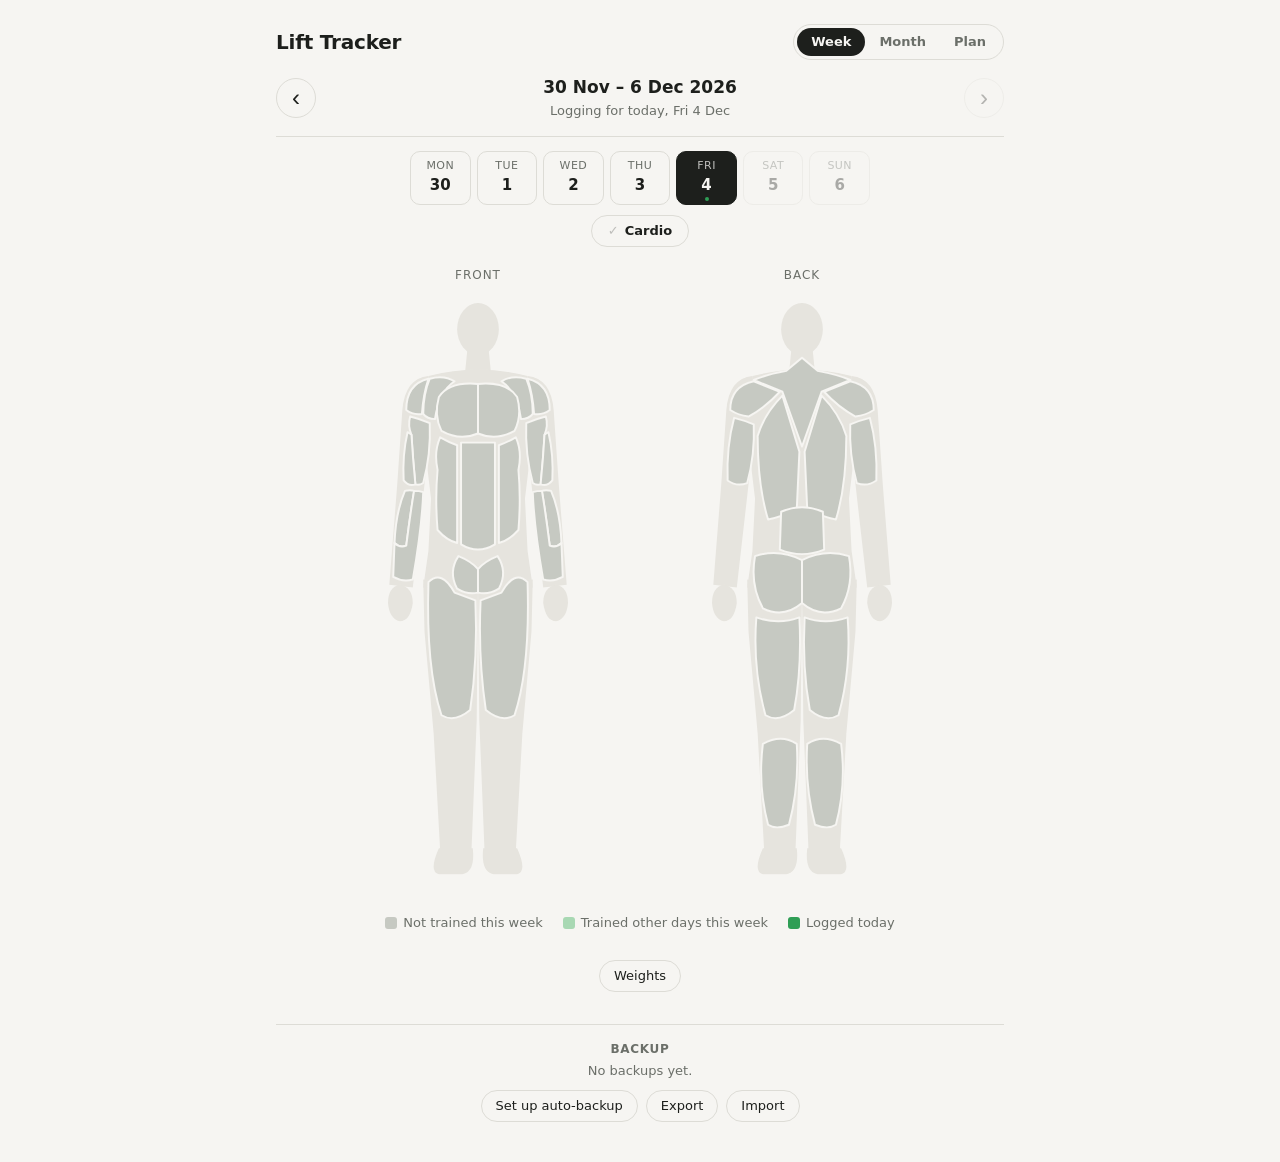
<file: index.html>
<!doctype html>
<html lang="en-AU">
<head>
  <meta charset="utf-8">
  <meta name="viewport" content="width=device-width, initial-scale=1">
  <title>Lift Tracker</title>
  <link rel="stylesheet" href="styles.css">
</head>
<body>
  <!-- Shared hatch for "0 days" in the month view (both figures reference it). -->
  <svg class="defs" width="0" height="0" aria-hidden="true" focusable="false">
    <defs>
      <pattern id="hatch" patternUnits="userSpaceOnUse" width="6" height="6" patternTransform="rotate(45)">
        <rect class="hatch-bg" width="6" height="6"/>
        <line class="hatch-line" x1="0" y1="0" x2="0" y2="6"/>
      </pattern>
      <!-- Red dots for planned muscles; transparent between dots so the colour underneath shows. -->
      <pattern id="plan-dots" patternUnits="userSpaceOnUse" width="8" height="8">
        <circle class="plan-dot" cx="2" cy="2" r="1.15"/>
        <circle class="plan-dot" cx="6" cy="6" r="1.15"/>
      </pattern>
    </defs>
  </svg>

  <main class="app" id="app">
    <header class="topbar">
      <h1>Lift Tracker</h1>
      <div class="mode-toggle" role="group" aria-label="View">
        <button id="mode-week" type="button" aria-pressed="true">Week</button>
        <button id="mode-month" type="button" aria-pressed="false">Month</button>
        <button id="mode-plan" type="button" aria-pressed="false">Plan</button>
      </div>
    </header>

    <nav class="week-nav" aria-label="Period">
      <button id="prev-week" class="nav-btn" type="button" aria-label="Previous week">&#8249;</button>
      <div class="week-info">
        <div id="week-label" class="week-label" aria-live="polite"></div>
        <div id="week-sub" class="week-sub"></div>
      </div>
      <button id="next-week" class="nav-btn" type="button" aria-label="Next week">&#8250;</button>
    </nav>

    <div id="day-strip" class="day-strip" role="group" aria-label="Day to log"></div>

    <div class="cardio-row" id="cardio-row">
      <button id="cardio-btn" class="cardio-btn" type="button" aria-pressed="false">
        <span class="cardio-check" aria-hidden="true">&#10003;</span> Cardio
      </button>
    </div>

    <section class="stage" id="stage">
      <figure class="figure" id="figure-front">
        <figcaption>Front</figcaption>
      </figure>
      <figure class="figure" id="figure-back">
        <figcaption>Back</figcaption>
      </figure>
      <div id="muscle-label" class="muscle-label" hidden>
        <span id="muscle-label-name" role="status"></span>
        <span id="muscle-weight" class="muscle-weight" hidden>
          <input id="weight-input" type="text" inputmode="decimal" autocomplete="off" placeholder="&ndash;" aria-label="Weight in kg">
          <span class="kg" aria-hidden="true">kg</span>
        </span>
      </div>
    </section>

    <ul class="legend" id="legend-week">
      <li><span class="swatch swatch-none"></span>Not trained this week</li>
      <li><span class="swatch swatch-week"></span>Trained other days this week</li>
      <li><span class="swatch swatch-day"></span><span id="legend-day">Logged today</span></li>
      <li id="legend-week-plan" hidden><span class="swatch swatch-plan"></span><span id="legend-week-plan-text">Planned</span></li>
    </ul>

    <ul class="legend" id="legend-plan" hidden>
      <li><span class="swatch swatch-plan"></span><span id="legend-plan-text">Planned</span></li>
    </ul>

    <div class="legend-month" id="legend-month" hidden>
      <div class="legend-title">Days trained in these 30 days</div>
      <ul class="legend">
        <li><span class="swatch swatch-band0"></span>0</li>
        <li><span class="swatch swatch-band1"></span>1</li>
        <li><span class="swatch swatch-band2"></span>2&ndash;3</li>
        <li><span class="swatch swatch-band3"></span>4&ndash;5</li>
        <li><span class="swatch swatch-band4"></span>6&ndash;8</li>
        <li><span class="swatch swatch-band5"></span>9+</li>
      </ul>
    </div>

    <div class="weights-row">
      <button id="weights-open" class="pill-btn" type="button" aria-haspopup="dialog">Weights</button>
    </div>

    <dialog id="weights-dialog" class="weights-dialog" aria-labelledby="weights-title">
      <div class="wd-head">
        <h2 id="weights-title">Weights</h2>
        <button id="weights-close" class="wd-close" type="button" aria-label="Close">&times;</button>
      </div>
      <p class="wd-sub">Latest weight for each muscle, and when it last went up.</p>
      <table class="wd-table">
        <caption class="sr-only">Latest weight and last increase for each muscle group</caption>
        <thead>
          <tr>
            <th scope="col">Muscle</th>
            <th scope="col" class="num">Latest</th>
            <th scope="col">Last bump</th>
          </tr>
        </thead>
        <tbody id="weights-rows"></tbody>
      </table>
      <div class="wd-legend-title">Days since last bump</div>
      <ul class="legend wd-legend">
        <li><span class="band-dot band-green"></span>0&ndash;14 days</li>
        <li><span class="band-dot band-amber"></span>15&ndash;27 days</li>
        <li><span class="band-dot band-red"></span>28+ days</li>
      </ul>
      <p class="wd-note">&uarr; = last time it beat its previous best. &ldquo;since&rdquo; = only one weight logged so far.</p>
    </dialog>

    <section class="backup" id="backup" aria-labelledby="backup-title">
      <h2 id="backup-title">Backup</h2>
      <p id="backup-status" class="backup-status" aria-live="polite"></p>
      <div class="backup-actions">
        <button id="backup-auto" class="pill-btn" type="button" hidden>Set up auto-backup</button>
        <button id="backup-export" class="pill-btn" type="button">Export</button>
        <button id="backup-import" class="pill-btn" type="button">Import</button>
        <input id="backup-file" type="file" accept=".json,application/json" hidden>
      </div>
    </section>
  </main>

  <script src="js/muscles.js"></script>
  <script src="js/dates.js"></script>
  <script src="js/stats.js"></script>
  <script src="js/migrate.js"></script>
  <script src="js/plans.js"></script>
  <script src="js/weights.js"></script>
  <script src="js/backup.js"></script>
  <script src="js/store.js"></script>
  <script src="js/figure.js"></script>
  <script src="js/app.js"></script>
  <script src="js/backup-ui.js"></script>
  <script src="js/weights-ui.js"></script>
</body>
</html>
</file>
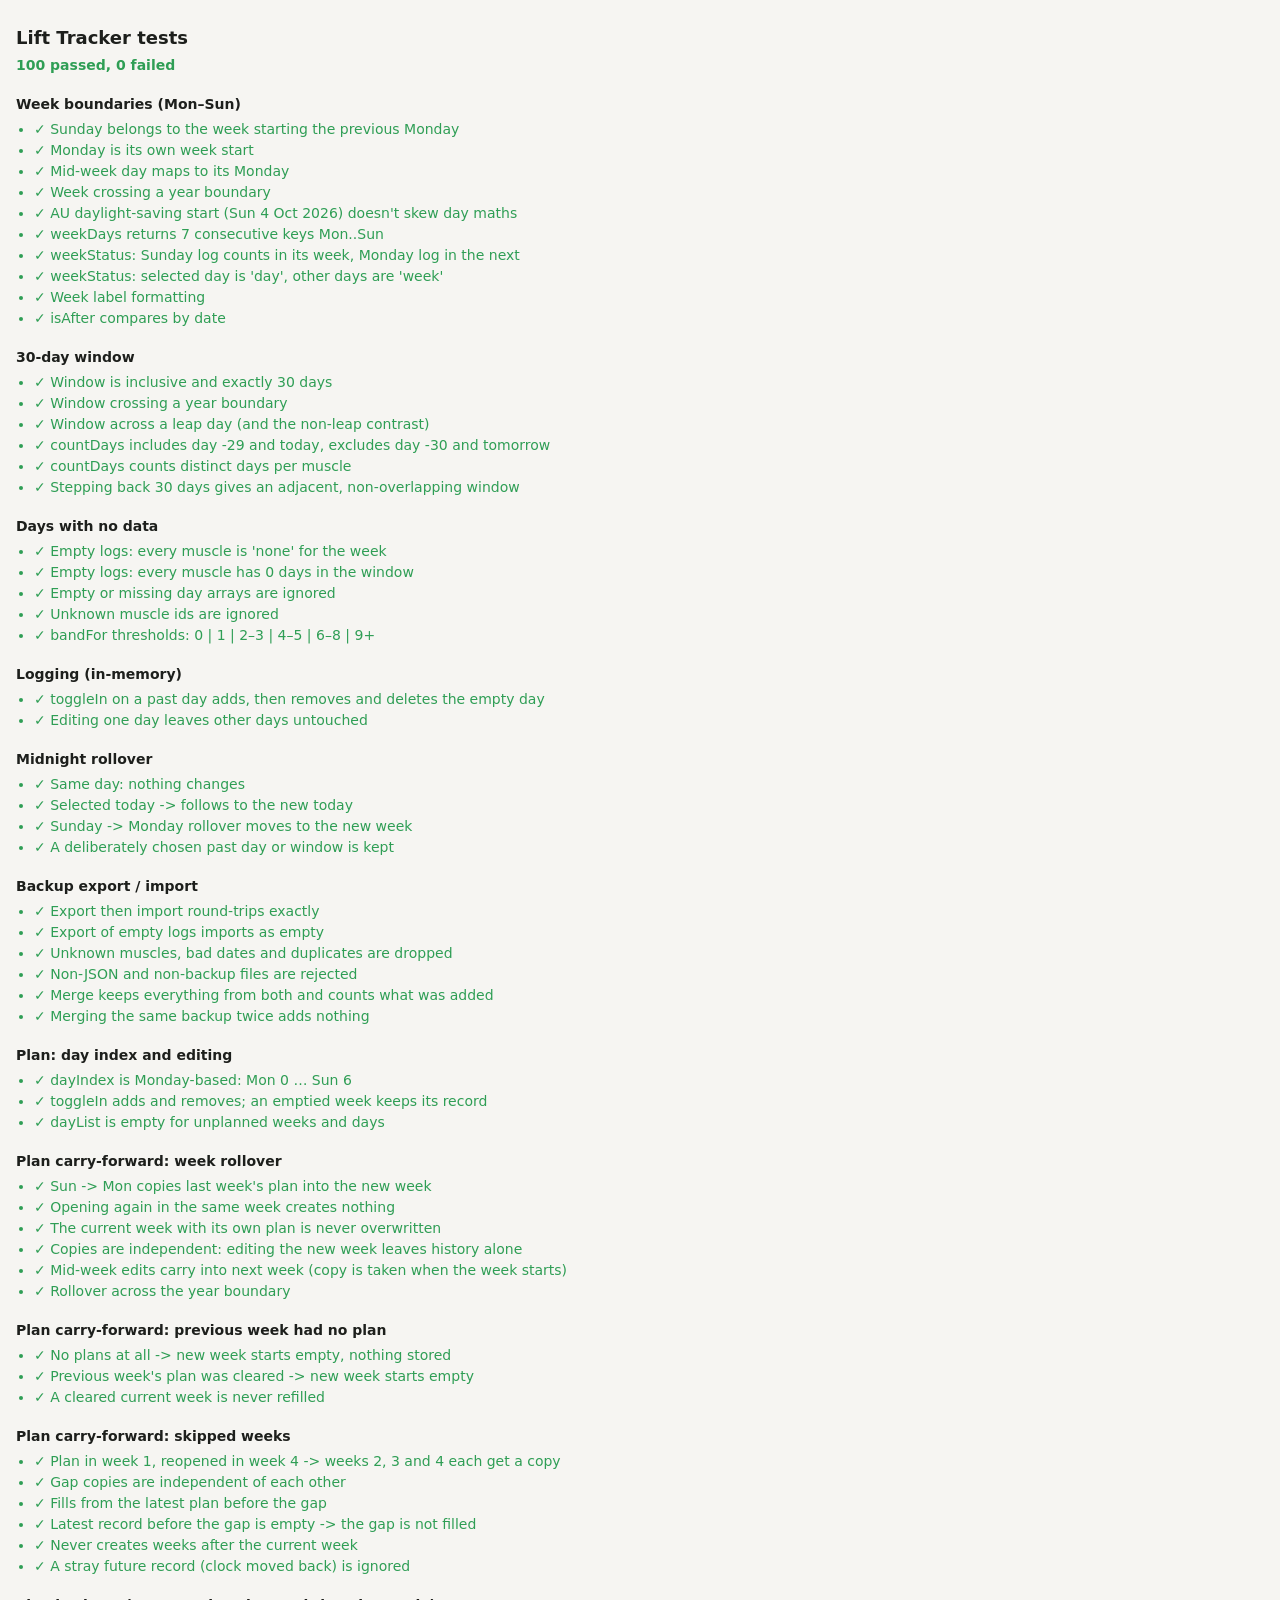
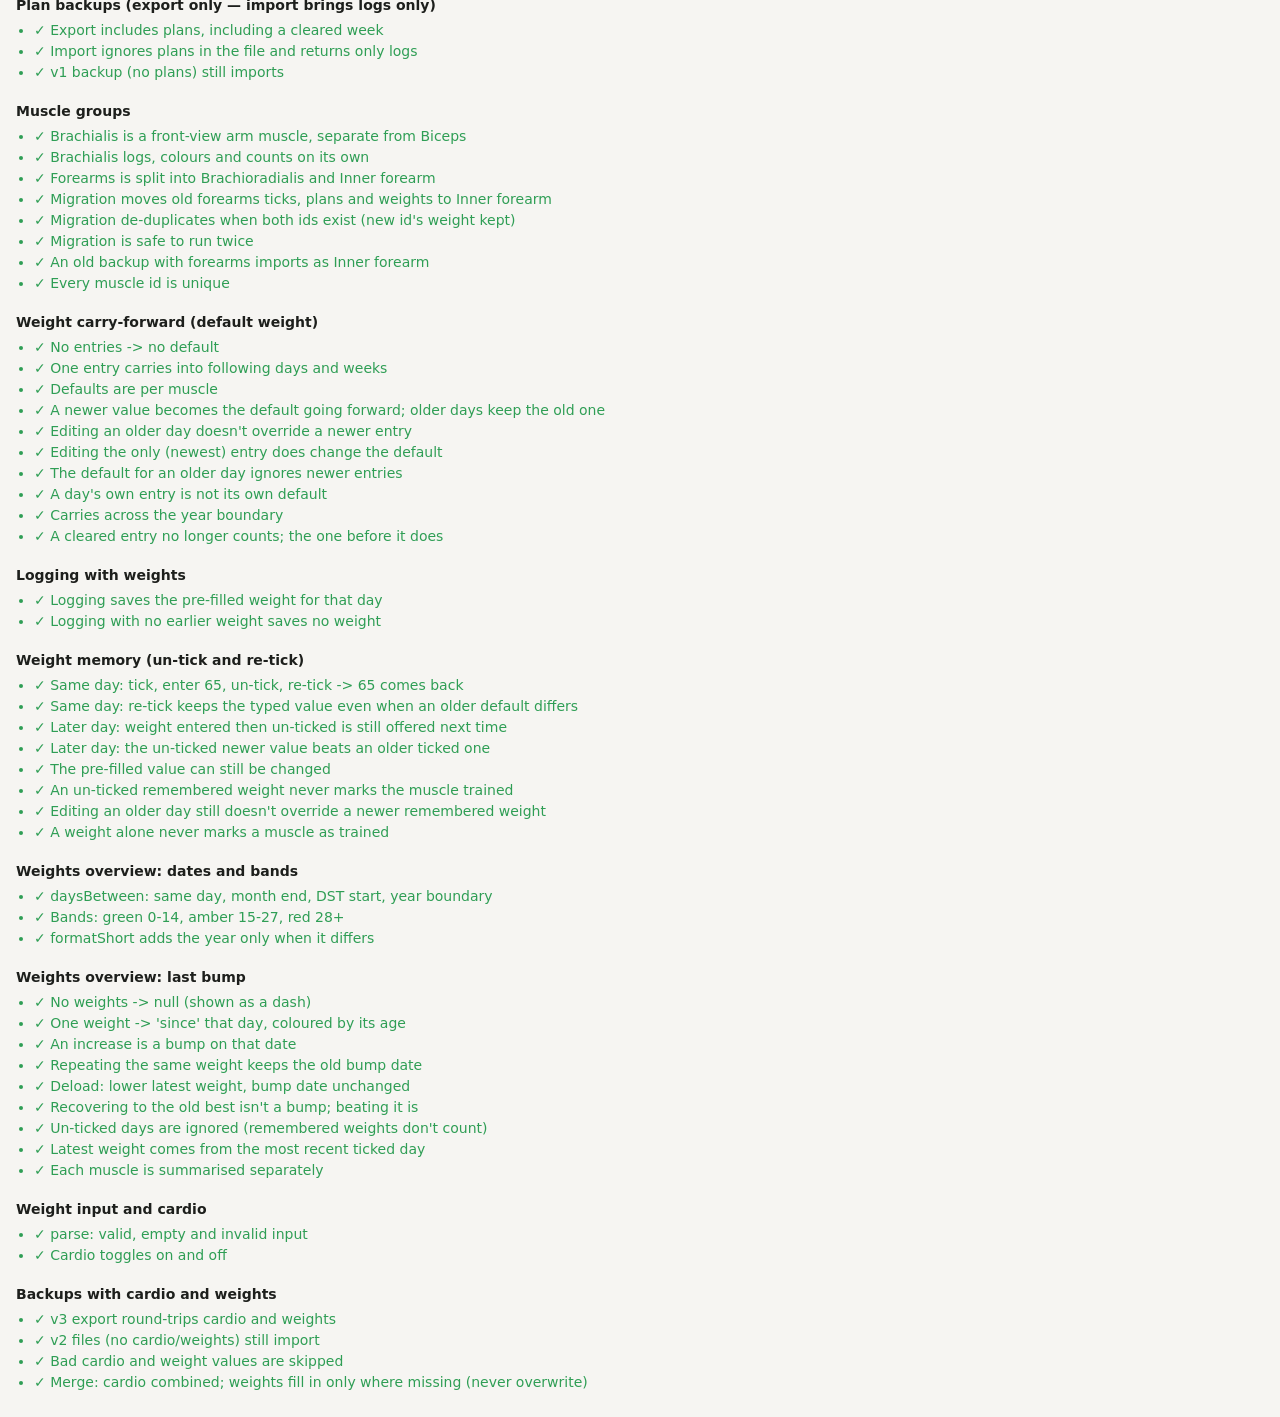
<file: tests/index.html>
<!doctype html>
<html lang="en-AU">
<head>
  <meta charset="utf-8">
  <meta name="viewport" content="width=device-width, initial-scale=1">
  <title>Lift Tracker Tests</title>
  <style>
    :root { --bg: #f6f5f2; --ink: #1d1f1c; --pass: #2f9e55; --fail: #c62828; color-scheme: light; }
    @media (prefers-color-scheme: dark) {
      :root { --bg: #161816; --ink: #e8eae6; --pass: #4fc777; --fail: #ff6b6b; color-scheme: dark; }
    }
    body { background: var(--bg); color: var(--ink); font: 14px/1.5 system-ui, sans-serif; margin: 0; padding: 24px 16px; }
    h1 { font-size: 18px; margin: 0 0 4px; }
    #summary { font-weight: 700; margin-bottom: 16px; }
    .pass { color: var(--pass); }
    .fail { color: var(--fail); }
    h2 { font-size: 14px; margin: 18px 0 4px; }
    ul { margin: 0; padding-left: 18px; }
    pre { margin: 2px 0 6px; white-space: pre-wrap; }
  </style>
</head>
<body>
  <h1>Lift Tracker tests</h1>
  <div id="summary"></div>
  <div id="results"></div>

  <script src="../js/muscles.js"></script>
  <script src="../js/dates.js"></script>
  <script src="../js/stats.js"></script>
  <script src="../js/migrate.js"></script>
  <script src="../js/plans.js"></script>
  <script src="../js/weights.js"></script>
  <script src="../js/backup.js"></script>
  <script src="tests.js"></script>
</body>
</html>
</file>
<file: styles.css>
:root {
  --bg: #f6f5f2;
  --ink: #1d1f1c;
  --muted: #6b6f69;
  --line: #dddcd6;
  --body: #e6e4de;
  --none: #c6c9c2;
  --week: #a8d8b3;
  --today: #2f9e55;
  --active-stroke: #1d1f1c;
  --label-bg: #1d1f1c;
  --label-ink: #ffffff;
  /* Month bands (1, 2–3, 4–5, 6–8, 9+): one green, light → dark = more days.
     Dark mode flips (dark → light). Validated as an ordinal ramp against --bg
     with the dataviz palette checker. 0 days uses the hatch, not a band. */
  --band1: #6bbf7f;
  --band2: #40a35c;
  --band3: #1c8742;
  --band4: #0f6a31;
  --band5: #0b4d23;
  --plan: #d62828;
  --amber: #c98a00;
  color-scheme: light;
}

@media (prefers-color-scheme: dark) {
  :root:not([data-theme="light"]) {
    --bg: #161816;
    --ink: #e8eae6;
    --muted: #9aa097;
    --line: #2e322e;
    --body: #2a2e2a;
    --none: #474c46;
    --week: #2f6040;
    --today: #4fc777;
    --active-stroke: #e8eae6;
    --label-bg: #e8eae6;
    --label-ink: #161816;
    --band1: #266739;
    --band2: #2d8949;
    --band3: #3eab5e;
    --band4: #61cb7c;
    --band5: #96e7a7;
    --plan: #ff6b6b;
    --amber: #e3a72f;
    color-scheme: dark;
  }
}

:root[data-theme="dark"] {
  --bg: #161816;
  --ink: #e8eae6;
  --muted: #9aa097;
  --line: #2e322e;
  --body: #2a2e2a;
  --none: #474c46;
  --week: #2f6040;
  --today: #4fc777;
  --active-stroke: #e8eae6;
  --label-bg: #e8eae6;
  --label-ink: #161816;
  --band1: #266739;
  --band2: #2d8949;
  --band3: #3eab5e;
  --band4: #61cb7c;
  --band5: #96e7a7;
  --plan: #ff6b6b;
  --amber: #e3a72f;
  color-scheme: dark;
}

* { box-sizing: border-box; }

[hidden] { display: none !important; }

.defs { position: absolute; width: 0; height: 0; overflow: hidden; }

html, body { margin: 0; }

body {
  background: var(--bg);
  color: var(--ink);
  font: 15px/1.4 system-ui, -apple-system, "Segoe UI", Roboto, sans-serif;
  -webkit-tap-highlight-color: transparent;
}

.app {
  max-width: 760px;
  margin: 0 auto;
  padding: 24px 16px 40px;
}

.topbar {
  display: flex;
  align-items: center;
  justify-content: space-between;
  gap: 12px;
  margin-bottom: 16px;
}

.topbar h1 {
  margin: 0;
  font-size: 20px;
  font-weight: 650;
  letter-spacing: -0.01em;
}

/* Week | Month toggle */

.mode-toggle {
  display: inline-flex;
  padding: 3px;
  border: 1px solid var(--line);
  border-radius: 999px;
}

.mode-toggle button {
  padding: 5px 14px;
  border: 0;
  border-radius: 999px;
  background: transparent;
  color: var(--muted);
  font: inherit;
  font-size: 13px;
  font-weight: 600;
  cursor: pointer;
}

.mode-toggle button[aria-pressed="true"] { background: var(--ink); color: var(--bg); }
.mode-toggle button:focus-visible { outline: 2px solid var(--today); outline-offset: 2px; }

/* Week navigation */

.week-nav {
  display: flex;
  align-items: center;
  gap: 12px;
  padding-bottom: 16px;
  border-bottom: 1px solid var(--line);
}

.week-info { flex: 1; text-align: center; }

.week-label { font-size: 17px; font-weight: 600; }

.week-sub { color: var(--muted); font-size: 13px; margin-top: 2px; }

.nav-btn {
  width: 40px;
  height: 40px;
  border: 1px solid var(--line);
  border-radius: 50%;
  background: transparent;
  color: var(--ink);
  font-size: 24px;
  line-height: 1;
  cursor: pointer;
}

.nav-btn:hover:not(:disabled) { background: var(--line); }
.nav-btn:disabled { opacity: 0.3; cursor: default; }
.nav-btn:focus-visible { outline: 2px solid var(--today); outline-offset: 2px; }

/* Day strip */

.day-strip {
  display: grid;
  grid-template-columns: repeat(7, minmax(0, 1fr));
  gap: 6px;
  max-width: 460px;
  margin: 14px auto 0;
}

.day-chip {
  position: relative;
  display: flex;
  flex-direction: column;
  align-items: center;
  gap: 1px;
  padding: 6px 0 8px;
  border: 1px solid var(--line);
  border-radius: 10px;
  background: transparent;
  color: var(--ink);
  font: inherit;
  cursor: pointer;
}

.day-chip .dow { font-size: 11px; color: var(--muted); text-transform: uppercase; letter-spacing: 0.04em; }
.day-chip .date { font-size: 15px; font-weight: 600; }

.day-chip:hover:not(:disabled) { background: var(--line); }
.day-chip:focus-visible { outline: 2px solid var(--today); outline-offset: 2px; }
.day-chip:disabled { opacity: 0.35; cursor: default; }

.day-chip[aria-pressed="true"] { background: var(--ink); border-color: var(--ink); color: var(--bg); }
.day-chip[aria-pressed="true"] .dow { color: var(--bg); opacity: 0.75; }

.day-chip.is-today::after {
  content: "";
  position: absolute;
  bottom: 3px;
  width: 4px;
  height: 4px;
  border-radius: 50%;
  background: var(--today);
}

/* Week view: tick on days with cardio (top-left; never shown with the plan
   marker, which is Plan tab only). */
.day-chip.has-cardio::before {
  content: "\2713";
  position: absolute;
  top: 2px;
  left: 5px;
  font-size: 10px;
  font-weight: 700;
  line-height: 1;
  color: var(--today);
}

/* Cardio toggle for the selected day */
.cardio-row { display: flex; justify-content: center; margin-top: 10px; }

.cardio-btn {
  display: inline-flex;
  align-items: center;
  gap: 6px;
  padding: 6px 16px;
  border: 1px solid var(--line);
  border-radius: 999px;
  background: transparent;
  color: var(--ink);
  font: inherit;
  font-size: 13px;
  font-weight: 600;
  cursor: pointer;
}

.cardio-btn .cardio-check { opacity: 0.25; }
.cardio-btn:hover { background: var(--line); }
.cardio-btn:focus-visible { outline: 2px solid var(--today); outline-offset: 2px; }
.cardio-btn[aria-pressed="true"] { background: var(--today); border-color: var(--today); color: #fff; }
.cardio-btn[aria-pressed="true"] .cardio-check { opacity: 1; }

/* Plan tab: red marker on days that have planned muscles. */
.day-chip.has-plan::before {
  content: "";
  position: absolute;
  top: 4px;
  right: 4px;
  width: 6px;
  height: 6px;
  border-radius: 50%;
  background: var(--plan);
}

/* Figures */

.stage {
  position: relative;
  display: flex;
  justify-content: center;
  gap: 24px;
  padding-top: 20px;
}

.figure {
  margin: 0;
  flex: 1 1 0;
  max-width: 300px;
  text-align: center;
}

.figure figcaption {
  color: var(--muted);
  font-size: 12px;
  text-transform: uppercase;
  letter-spacing: 0.08em;
  margin-bottom: 6px;
}

.figure-svg {
  width: 100%;
  height: auto;
  max-height: max(360px, calc(100vh - 300px));
  display: block;
  overflow: visible;
}

.body path { fill: var(--body); }

.muscle { cursor: pointer; outline: none; }

.muscle path {
  fill: var(--none);
  stroke: var(--bg);
  stroke-width: 1.5;
  stroke-linejoin: round;
  transition: fill 150ms ease, filter 150ms ease;
}

.muscle[data-state="week"] path { fill: var(--week); }
.muscle[data-state="day"] path { fill: var(--today); }

.muscle[data-band="0"] path { fill: url(#hatch); }
.muscle[data-band="1"] path { fill: var(--band1); }
.muscle[data-band="2"] path { fill: var(--band2); }
.muscle[data-band="3"] path { fill: var(--band3); }
.muscle[data-band="4"] path { fill: var(--band4); }
.muscle[data-band="5"] path { fill: var(--band5); }

/* Plan overlay: red dots on top of whatever colour the muscle has. Uses
   !important so state/band fill rules never repaint the overlay. */
.muscle path.plan-dots {
  display: none;
  fill: url(#plan-dots) !important;
  stroke: none !important;
  filter: none !important;
  pointer-events: none;
}
.muscle[data-planned="true"] path.plan-dots { display: inline; }
.plan-dot { fill: var(--plan); }

.hatch-bg { fill: var(--none); }
.hatch-line { stroke: var(--bg); stroke-width: 2; }

.muscle.is-active path {
  stroke: var(--active-stroke);
  stroke-width: 2;
  filter: brightness(1.06);
}

.view-only .muscle { cursor: default; }

/* Floating name label */

.muscle-label {
  position: absolute;
  z-index: 2;
  transform: translate(-50%, -100%);
  padding: 4px 10px;
  border-radius: 6px;
  background: var(--label-bg);
  color: var(--label-ink);
  font-size: 13px;
  font-weight: 600;
  white-space: nowrap;
  pointer-events: none;
}

/* Weight box inside the label (Week view, logged muscles only) */
.muscle-label.has-weight {
  display: flex;
  align-items: center;
  gap: 8px;
  padding: 4px 6px 4px 10px;
  pointer-events: auto;
}

.muscle-weight { display: inline-flex; align-items: center; gap: 4px; font-weight: 500; }

#weight-input {
  width: 4.5em;
  padding: 2px 6px;
  border: 2px solid transparent;
  border-radius: 4px;
  background: var(--label-ink);
  color: var(--label-bg);
  font: inherit;
  font-size: 16px; /* 16px stops iOS zooming in on focus */
  text-align: right;
}

#weight-input:focus { outline: none; border-color: var(--today); }
#weight-input.invalid { border-color: var(--plan); }

/* Legend */

.legend {
  list-style: none;
  display: flex;
  flex-wrap: wrap;
  justify-content: center;
  gap: 8px 20px;
  margin: 24px 0 0;
  padding: 0;
  color: var(--muted);
  font-size: 13px;
}

.legend li { display: flex; align-items: center; gap: 6px; }

.swatch { width: 12px; height: 12px; border-radius: 3px; display: inline-block; }
.swatch-none { background: var(--none); }
.swatch-week { background: var(--week); }
.swatch-day { background: var(--today); }

.swatch-band0 {
  background: repeating-linear-gradient(45deg, var(--none) 0 2.5px, var(--bg) 2.5px 4px);
}
.swatch-plan {
  background-color: var(--none);
  background-image: radial-gradient(circle, var(--plan) 1.4px, transparent 1.6px);
  background-size: 5px 5px;
}
.swatch-band1 { background: var(--band1); }
.swatch-band2 { background: var(--band2); }
.swatch-band3 { background: var(--band3); }
.swatch-band4 { background: var(--band4); }
.swatch-band5 { background: var(--band5); }

.legend-month { margin-top: 24px; text-align: center; }
.legend-month .legend { margin-top: 6px; gap: 6px 14px; }
.legend-month .swatch { width: 18px; }
.legend-title { color: var(--muted); font-size: 12px; text-transform: uppercase; letter-spacing: 0.06em; }

/* Weights overview */

.sr-only {
  position: absolute;
  width: 1px;
  height: 1px;
  overflow: hidden;
  clip: rect(0 0 0 0);
  white-space: nowrap;
}

.weights-row { display: flex; justify-content: center; margin-top: 28px; }

.weights-dialog {
  width: min(520px, calc(100% - 32px));
  max-height: calc(100% - 32px);
  padding: 18px 18px 14px;
  border: 1px solid var(--line);
  border-radius: 14px;
  background: var(--bg);
  color: var(--ink);
}

.weights-dialog::backdrop { background: rgba(0, 0, 0, 0.45); }

.wd-head { display: flex; align-items: center; justify-content: space-between; gap: 12px; }
.wd-head h2 { margin: 0; font-size: 18px; font-weight: 650; }

.wd-close {
  width: 36px;
  height: 36px;
  border: 1px solid var(--line);
  border-radius: 50%;
  background: transparent;
  color: var(--ink);
  font-size: 22px;
  line-height: 1;
  cursor: pointer;
}
.wd-close:hover { background: var(--line); }
.wd-close:focus-visible { outline: 2px solid var(--today); outline-offset: 2px; }

.wd-sub { margin: 4px 0 12px; color: var(--muted); font-size: 13px; }

.wd-table { width: 100%; border-collapse: collapse; font-size: 14px; }
.wd-table th,
.wd-table td { padding: 7px 6px; border-bottom: 1px solid var(--line); text-align: left; vertical-align: middle; }
.wd-table thead th {
  color: var(--muted);
  font-size: 11px;
  font-weight: 600;
  text-transform: uppercase;
  letter-spacing: 0.06em;
}
.wd-table tbody th { font-weight: 500; }
.wd-table .num { text-align: right; font-weight: 600; white-space: nowrap; }
.wd-table .wd-empty { color: var(--muted); font-weight: 400; }
.wd-bump { color: var(--ink); font-size: 13px; }
.wd-age { color: var(--muted); }

.band-dot {
  display: inline-block;
  width: 10px;
  height: 10px;
  margin-right: 6px;
  border-radius: 50%;
  vertical-align: -1px;
}
.band-green { background: var(--today); }
.band-amber { background: var(--amber); }
.band-red { background: var(--plan); }

.wd-legend-title {
  margin-top: 14px;
  color: var(--muted);
  font-size: 11px;
  text-transform: uppercase;
  letter-spacing: 0.06em;
  text-align: center;
}
.wd-legend { margin-top: 6px; gap: 6px 16px; }
.wd-note { margin: 10px 0 0; color: var(--muted); font-size: 12px; text-align: center; }

@media (max-width: 400px) {
  .weights-dialog { padding: 14px 12px 12px; }
  .wd-table { font-size: 13px; }
  .wd-table th, .wd-table td { padding: 6px 4px; }
}

/* Backup panel */

.backup {
  margin-top: 32px;
  padding-top: 16px;
  border-top: 1px solid var(--line);
  text-align: center;
}

.backup h2 {
  margin: 0 0 4px;
  color: var(--muted);
  font-size: 12px;
  font-weight: 600;
  text-transform: uppercase;
  letter-spacing: 0.06em;
}

.backup-status { margin: 0 0 10px; color: var(--muted); font-size: 13px; }
.backup.needs-backup .backup-status { color: var(--ink); font-weight: 600; }

.backup-actions { display: flex; flex-wrap: wrap; justify-content: center; gap: 8px; }

.pill-btn {
  padding: 6px 14px;
  border: 1px solid var(--line);
  border-radius: 999px;
  background: transparent;
  color: var(--ink);
  font: inherit;
  font-size: 13px;
  cursor: pointer;
}

.pill-btn:hover { background: var(--line); }
.pill-btn:focus-visible { outline: 2px solid var(--today); outline-offset: 2px; }
.backup.needs-backup #backup-export,
.backup.needs-backup #backup-auto { border-color: var(--ink); font-weight: 600; }

@media (max-width: 600px) {
  .stage { flex-direction: column; align-items: center; gap: 16px; }
  .figure { width: 100%; max-width: 280px; }
}
</file>
